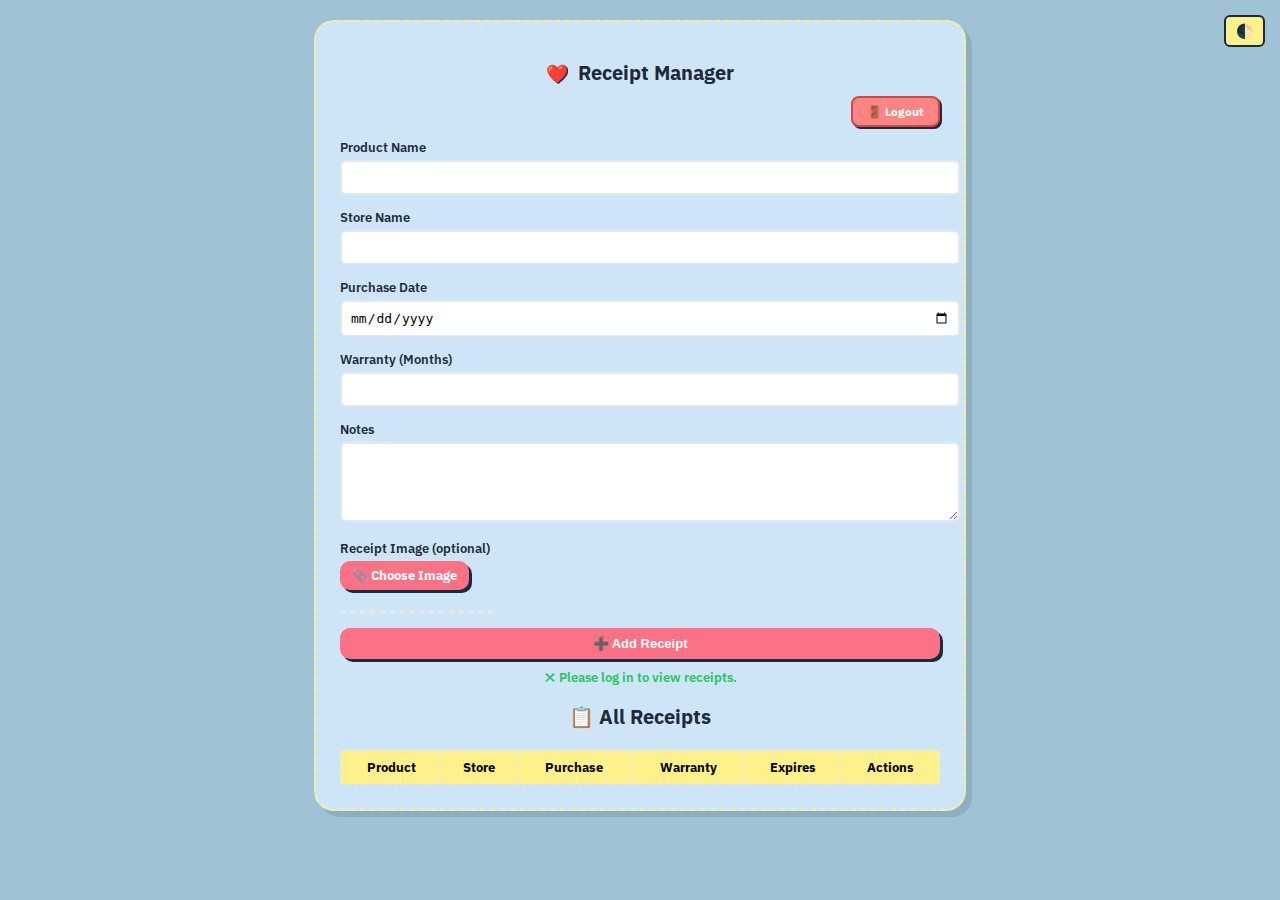
<file: receipt-manager/frontend/index.html>
<!DOCTYPE html>
<html lang="en">
<head>
    <meta charset="UTF-8" />
    <title>📄 Receipt Manager</title>
    <link rel="stylesheet" href="style.css" />
    <link href="https://fonts.googleapis.com/css2?family=IBM+Plex+Sans:wght@400;600&display=swap" rel="stylesheet" />
</head>
<body>
<div class="theme-toggle">
    <button onclick="toggleTheme()">🌓</button>
</div>

<div class="container">
    <h1><span class="pixel-heart">❤️</span> Receipt Manager</h1>

    <!-- 🔐 Logout Button -->
    <div class="logout-bar">
        <button id="logoutBtn" class="btn-pixel logout-button">🚪 Logout</button>
    </div>

    <form id="receiptForm">
        <div class="form-group">
            <label>Product Name</label>
            <input type="text" id="productName" required />
        </div>
        <div class="form-group">
            <label>Store Name</label>
            <input type="text" id="storeName" required />
        </div>
        <div class="form-group">
            <label>Purchase Date</label>
            <input type="date" id="purchaseDate" required />
        </div>
        <div class="form-group">
            <label>Warranty (Months)</label>
            <input type="number" id="warrantyMonths" required />
        </div>
        <div class="form-group">
            <label>Notes</label>
            <textarea id="notes"></textarea>
        </div>
        <div class="form-group">
            <label>Receipt Image (optional)</label>
            <input type="file" id="receiptImage" accept="image/*" hidden />
            <label for="receiptImage" class="custom-upload-btn">📎 Choose Image</label>
            <div id="imagePreview" class="image-preview"></div>
        </div>

        <button type="submit" class="submit-btn">➕ Add Receipt</button>
    </form>

    <div id="responseMessage"></div>

    <h2>📋 All Receipts</h2>
    <table id="receiptTable">
        <thead>
        <tr>
            <th>Product</th>
            <th>Store</th>
            <th>Purchase</th>
            <th>Warranty</th>
            <th>Expires</th>
            <th>Actions</th>
        </tr>
        </thead>
        <tbody>
        <!-- Injected by JS -->
        </tbody>
    </table>
</div>

<script src="script.js"></script>
</body>
</html>
</file>
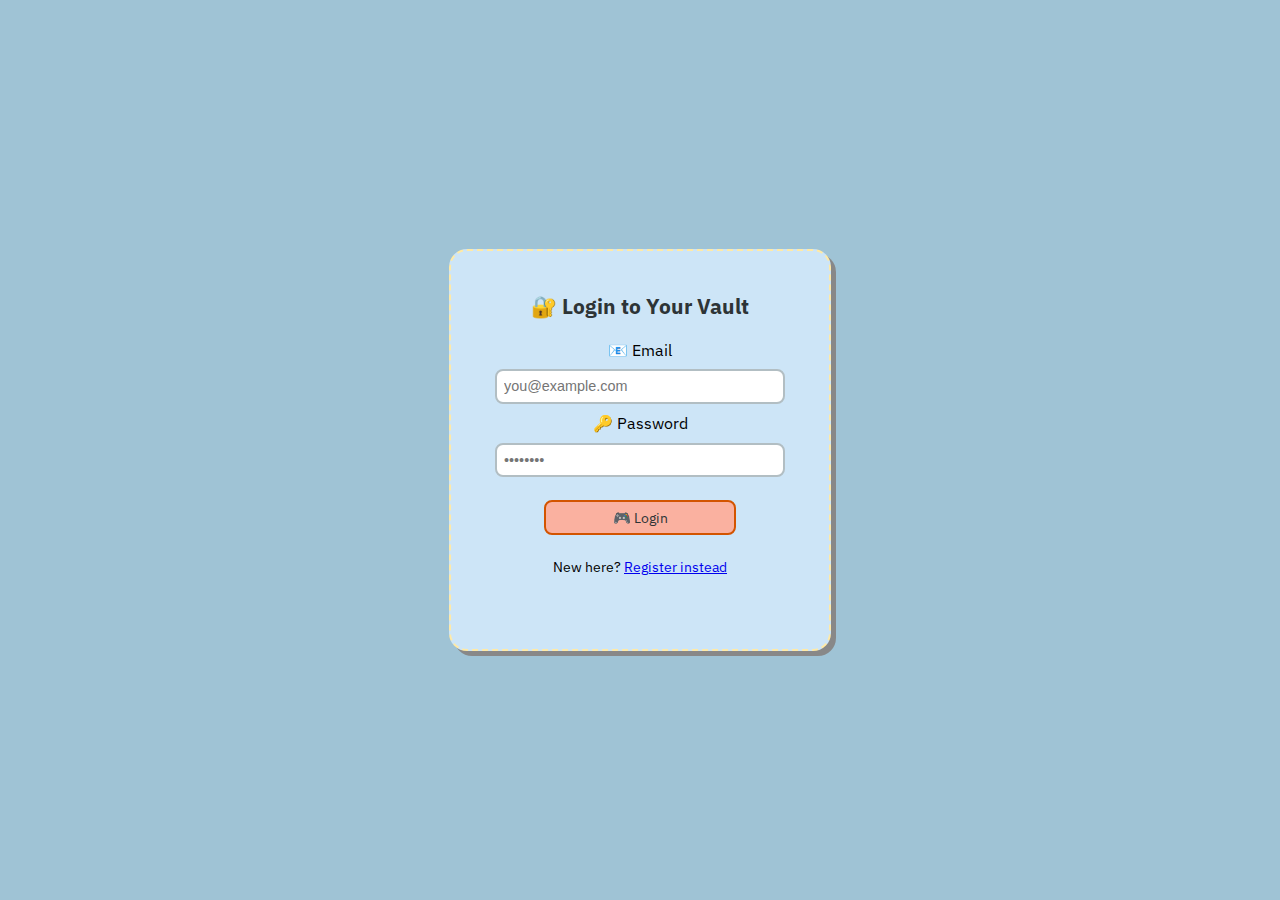
<file: receipt-manager/frontend/login.html>
<!DOCTYPE html>
<html lang="en">
<head>
    <meta charset="UTF-8" />
    <meta name="viewport" content="width=device-width, initial-scale=1.0" />
    <title>Login | Receipt Manager</title>
    <link rel="stylesheet" href="login.css" />
    <link href="https://fonts.googleapis.com/css2?family=IBM+Plex+Sans&display=swap" rel="stylesheet" />
</head>
<body class="pixel-ui">
<div class="login-container">
    <h1 class="title">🔐 Login to Your Vault</h1>

    <form id="loginForm" class="form-box">
        <label for="email">📧 Email</label>
        <input type="email" id="email" placeholder="you@example.com" required />

        <label for="password">🔑 Password</label>
        <input type="password" id="password" placeholder="••••••••" required />

        <button type="submit" class="btn-pixel">🎮 Login</button>

        <p class="switch-link">New here? <a href="register.html">Register instead</a></p>
        <p id="loginResponse" class="response-msg"></p>
    </form>
</div>

<script src="login.js"></script>
</body>
</html>
</file>
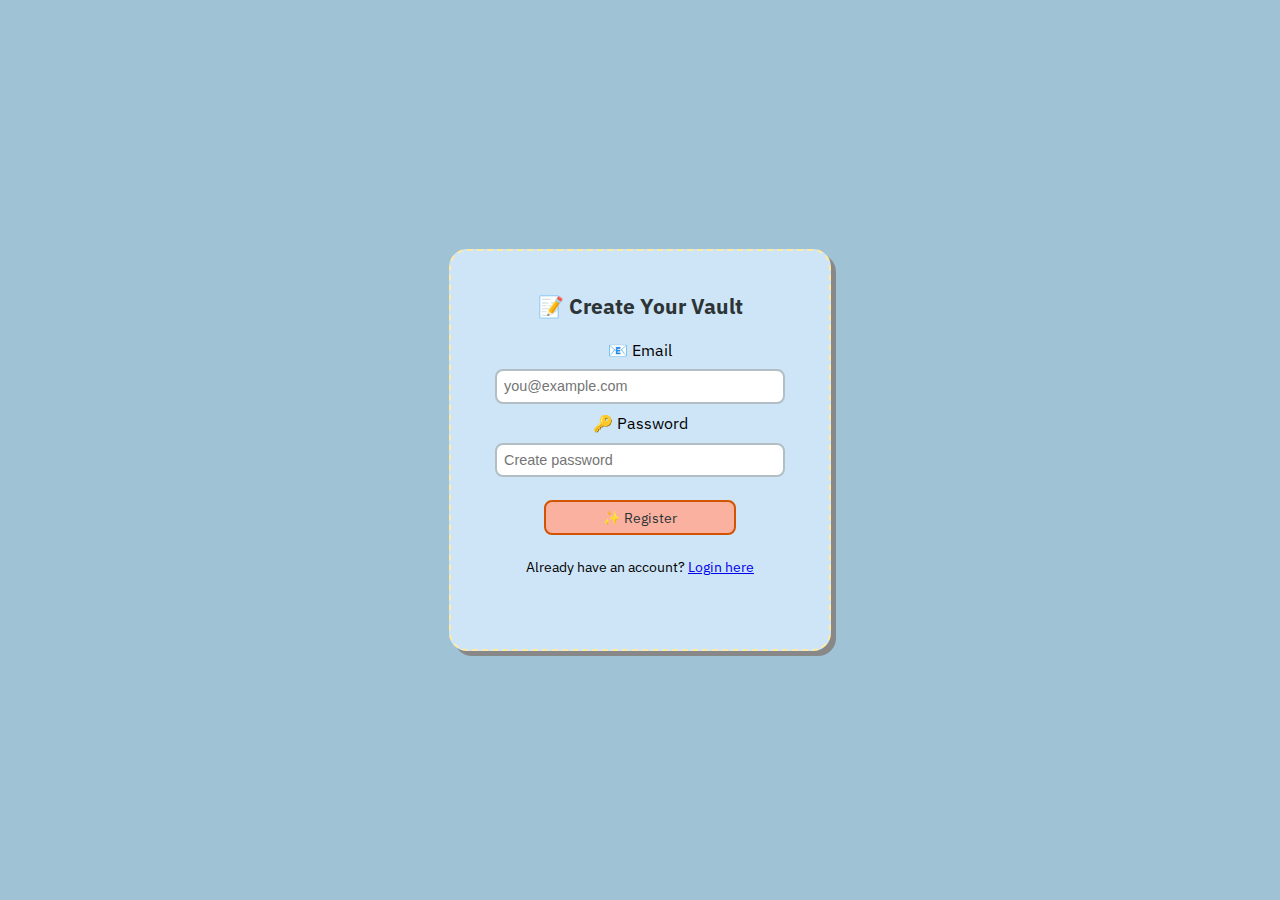
<file: receipt-manager/frontend/register.html>
<!DOCTYPE html>
<html lang="en">
<head>
    <meta charset="UTF-8" />
    <meta name="viewport" content="width=device-width, initial-scale=1.0"/>
    <title>Register | Receipt Manager</title>
    <link rel="stylesheet" href="login.css" />
    <link href="https://fonts.googleapis.com/css2?family=IBM+Plex+Sans&display=swap" rel="stylesheet"/>
</head>
<body class="pixel-ui">

<div class="container login-container">
    <h1 class="title">📝 Create Your Vault</h1>

    <form id="registerForm" class="form-box">
        <label for="email">📧 Email</label>
        <input type="email" id="email" placeholder="you@example.com" required />

        <label for="password">🔑 Password</label>
        <input type="password" id="password" placeholder="Create password" required />

        <button type="submit" class="btn-pixel">✨ Register</button>

        <p class="switch-link">
            Already have an account? <a href="login.html">Login here</a>
        </p>

        <p id="registerResponse" class="response-msg"></p>
    </form>
</div>

<script src="register.js"></script>
</body>
</html>
</file>
<file: receipt-manager/frontend/style.css>
:root {
  --bg: #9fc3d5;
  --card: #cde5f7;
  --text: #1e293b;
  --accent: #fef08a;
  --btn: #fb7185;
  --border: #e2e8f0;
  --shadow: rgba(0, 0, 0, 0.1);
}

.dark-mode {
  --bg: #1f2937;
  --card: #374151;
  --text: #f1f5f9;
  --accent: #facc15;
  --btn: #f43f5e;
  --border: #4b5563;
  --shadow: rgba(255, 255, 255, 0.05);
}

body {
  font-family: 'IBM Plex Sans', sans-serif;
  background-color: var(--bg);
  color: var(--text);
  margin: 0;
  padding: 20px;
  display: flex;
  justify-content: center;
  transition: background-color 0.3s ease;
}

.container {
  background-color: var(--card);
  border-radius: 20px;
  padding: 24px;
  max-width: 600px;
  width: 100%;
  box-shadow: 6px 6px 0 var(--shadow);
  border: 2px dashed var(--accent);
  transition: background-color 0.3s ease;
}

h1, h2 {
  text-align: center;
  margin-bottom: 20px;
  font-size: 20px;
}

.pixel-heart {
  font-size: 18px;
  margin-right: 5px;
  filter: drop-shadow(1px 1px 0 var(--text));
}

form {
  display: flex;
  flex-direction: column;
}

.form-group {
  margin-bottom: 14px;
}

label {
  display: block;
  margin-bottom: 4px;
  font-weight: 600;
  font-size: 13px;
}

input,
textarea {
  width: 100%;
  padding: 8px;
  border: 2px solid var(--border);
  border-radius: 6px;
  background-color: #fff;
  font-size: 13px;
}

textarea {
  height: 60px;
  resize: vertical;
}

.submit-btn {
  background-color: var(--btn);
  color: white;
  font-weight: bold;
  padding: 8px 14px;
  border-radius: 10px;
  border: none;
  font-size: 13px;
  cursor: pointer;
  transition: background 0.2s ease;
  box-shadow: 3px 3px 0 var(--text);
}

.submit-btn:hover {
  background-color: #f43f5e;
}

#responseMessage {
  margin: 10px 0;
  font-weight: 600;
  color: #22c55e;
  font-size: 13px;
  text-align: center;
}

table {
  width: 100%;
  border-collapse: collapse;
  font-size: 13px;
  margin-top: 16px;
}

thead {
  background-color: var(--accent);
}

#receiptTable thead th {
  color: black;
}

th, td {
  padding: 8px;
  border: 1px dashed var(--border);
  text-align: center;
}

tbody tr:nth-child(even) {
  background-color: rgba(255, 255, 255, 0.5);
}

.action-btn {
  padding: 4px 8px;
  border-radius: 6px;
  font-size: 12px;
  border: none;
  cursor: pointer;
}

.action-btn.edit {
  background-color: #10b981;
  color: white;
}

.action-btn.delete {
  background-color: #ef4444;
  color: white;
}

.theme-toggle {
  position: absolute;
  top: 15px;
  right: 15px;
}

.theme-toggle button {
  background: var(--accent);
  color: black;
  font-size: 14px;
  padding: 6px 10px;
  border-radius: 6px;
  border: 2px solid var(--text);
  cursor: pointer;
}

/* Image Upload Custom Button */
.custom-upload-btn {
  display: inline-block;
  background-color: var(--btn);
  color: white;
  padding: 6px 12px;
  font-size: 13px;
  font-weight: bold;
  border-radius: 10px;
  cursor: pointer;
  box-shadow: 3px 3px 0 var(--text);
  margin-bottom: 10px;
  transition: background 0.2s ease;
}

.custom-upload-btn:hover {
  background-color: #f43f5e;
}

/* Image Preview */
.image-preview {
  margin-top: 10px;
  max-width: 150px;
  max-height: 150px;
  border: 2px dashed var(--border);
  border-radius: 10px;
  overflow: hidden;
  display: flex;
  justify-content: center;
  align-items: center;
}

.image-preview img {
  max-width: 100%;
  max-height: 100%;
  object-fit: contain;
}

/* 🔓 Logout Button Bar */
.logout-bar {
  display: flex;
  justify-content: flex-end;
  margin-top: -10px;
  margin-bottom: 12px;
}

.logout-button {
  background-color: #ff8585;
  color: white;
  border: 2px solid #d24646;
  padding: 6px 14px;
  font-family: 'IBM Plex Sans', sans-serif;
  font-size: 12px;
  font-weight: bold;
  border-radius: 8px;
  cursor: pointer;
  transition: all 0.2s ease;
  box-shadow: 2px 2px 0 var(--text);
}

.logout-button:hover {
  background-color: #ff6b6b;
}
</file>
<file: receipt-manager/frontend/login.css>
body.pixel-ui {
  margin: 0;
  padding: 0;
  font-family: 'IBM Plex Sans', sans-serif;
  background-color: #9fc3d5;
  display: flex;
  justify-content: center;
  align-items: center;
  height: 100vh;
}

.login-container {
  background-color: #cde5f7;
  border: 2px dashed #ffeaa7;
  padding: 1.8rem;
  width: 320px;
  border-radius: 18px;
  box-shadow: 5px 5px 0 #888888;
  text-align: center;
}

.title {
  font-size: 1.3rem;
  margin-bottom: 1.2rem;
  color: #2d3436;
}

.form-box {
  display: flex;
  flex-direction: column;
  gap: 0.6rem;
}

input[type="email"],
input[type="password"] {
  padding: 0.45rem;
  border: 2px solid #b2bec3;
  border-radius: 8px;
  font-size: 0.9rem;
  width: 85%;
  margin: 0 auto;
  background-color: #ffffff;
}

.btn-pixel {
  background-color: #fab1a0;
  color: #2d3436;
  border: 2px solid #d35400;
  border-radius: 8px;
  padding: 0.4rem 1rem;
  font-size: 0.9rem;
  cursor: pointer;
  width: 60%;
  margin: 0.8rem auto 0;
  font-family: 'IBM Plex Sans', sans-serif;
}

.btn-pixel:hover {
  background-color: #f8a58d;
}

.switch-link {
  margin-top: 0.8rem;
  font-size: 0.85rem;
}

.response-msg {
  margin-top: 0.5rem;
  font-size: 0.85rem;
  color: green;
}
</file>
